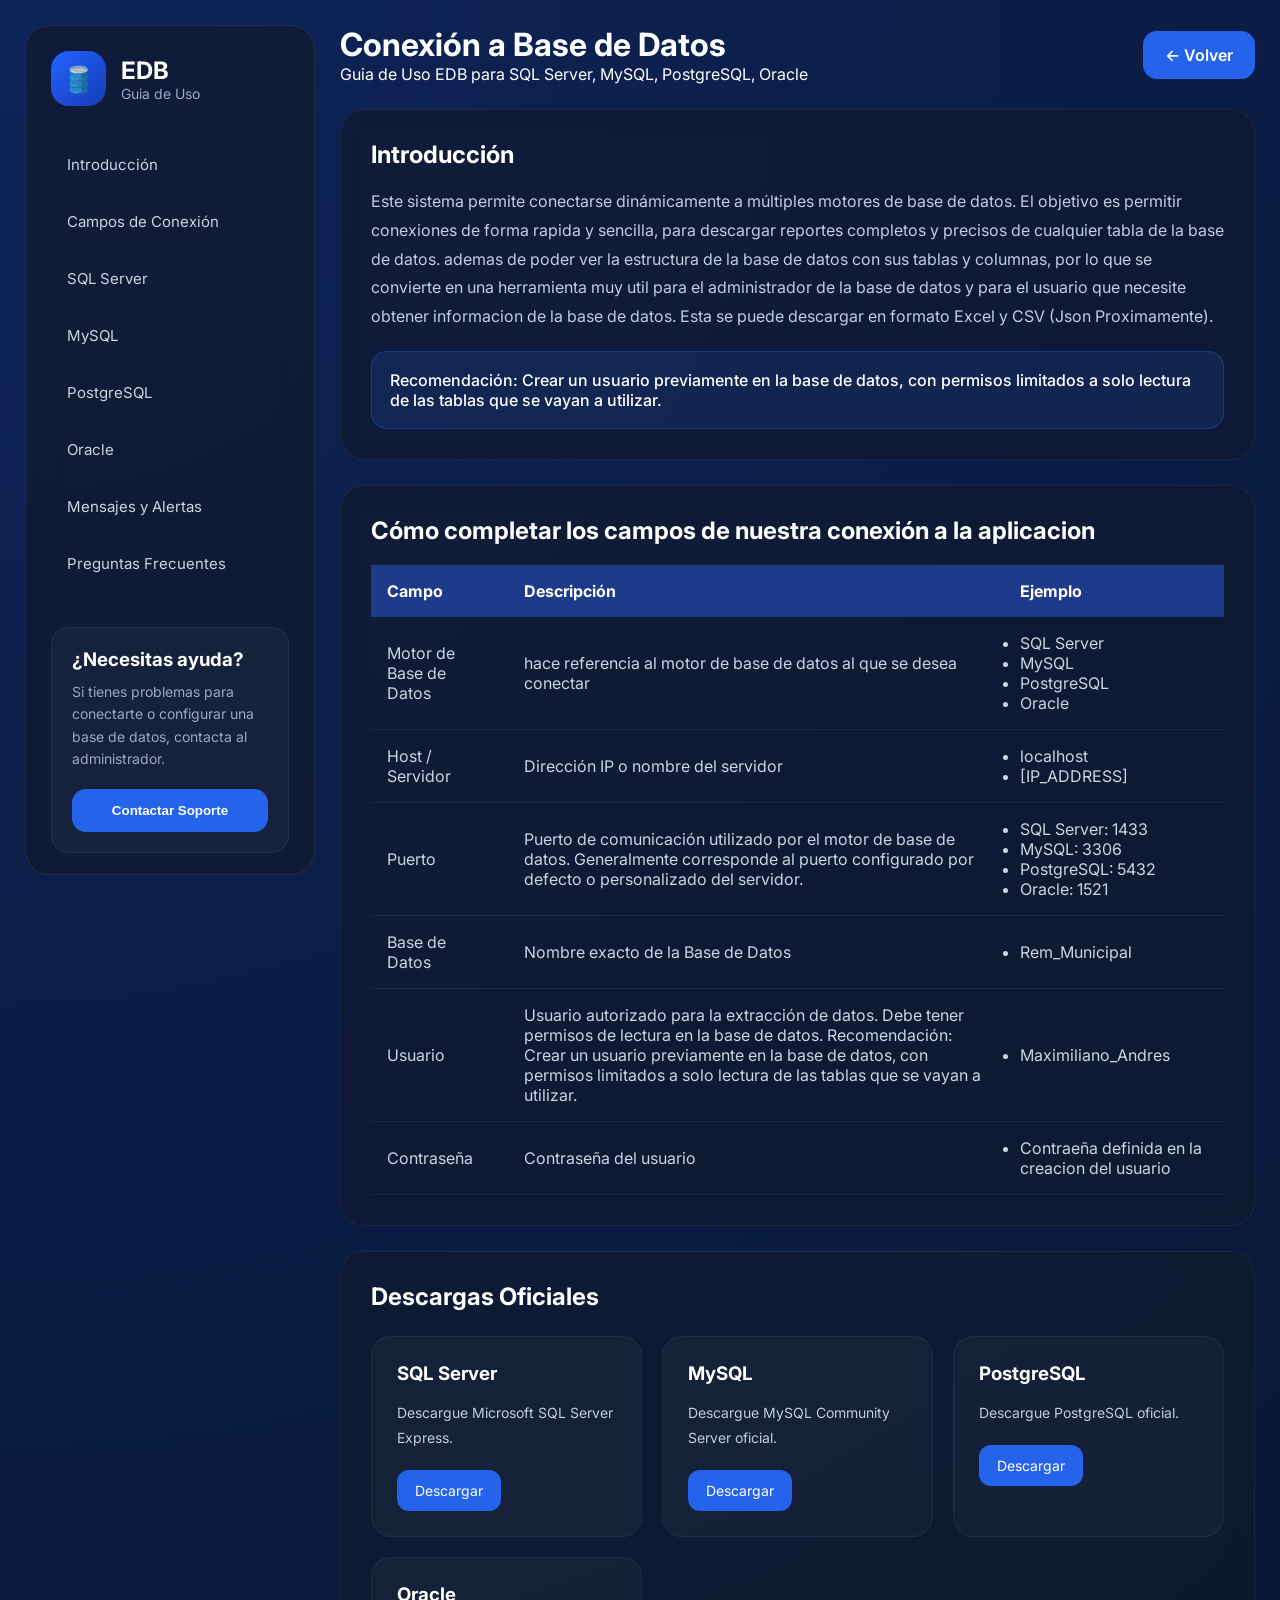
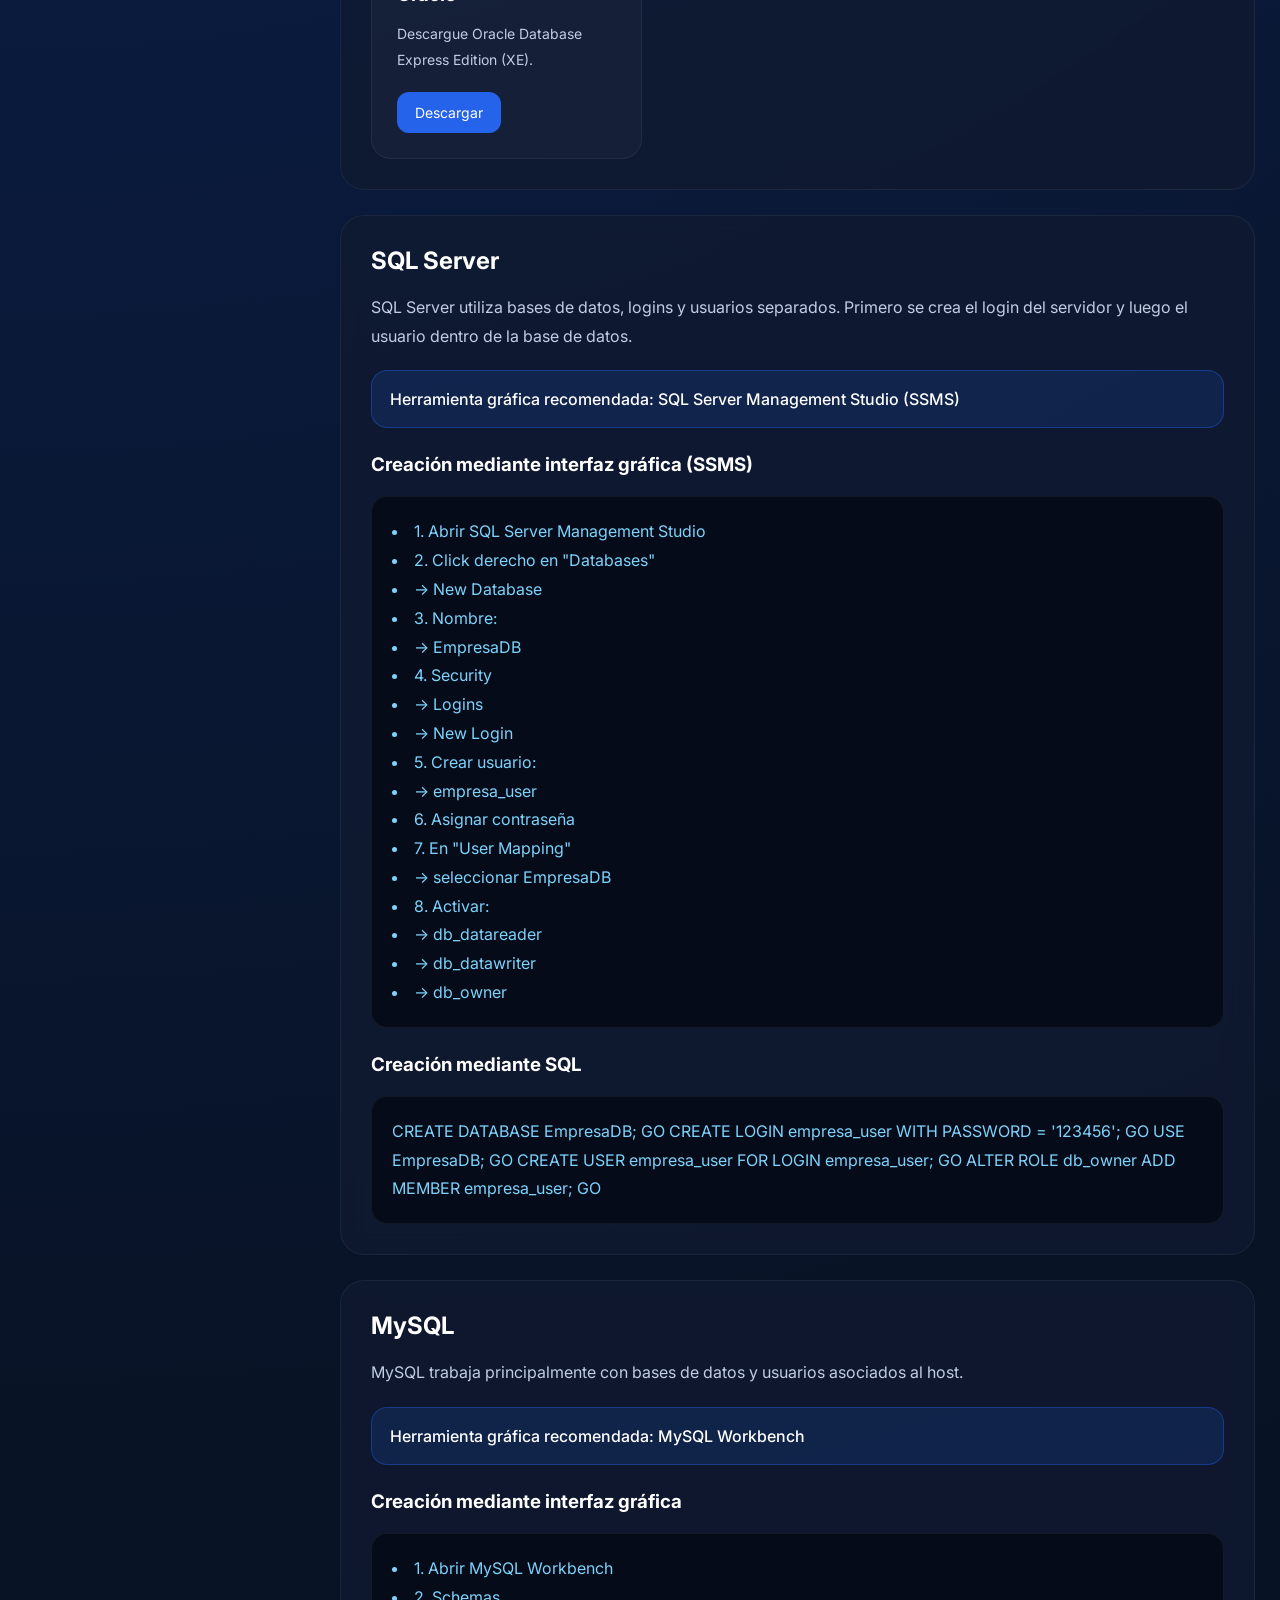
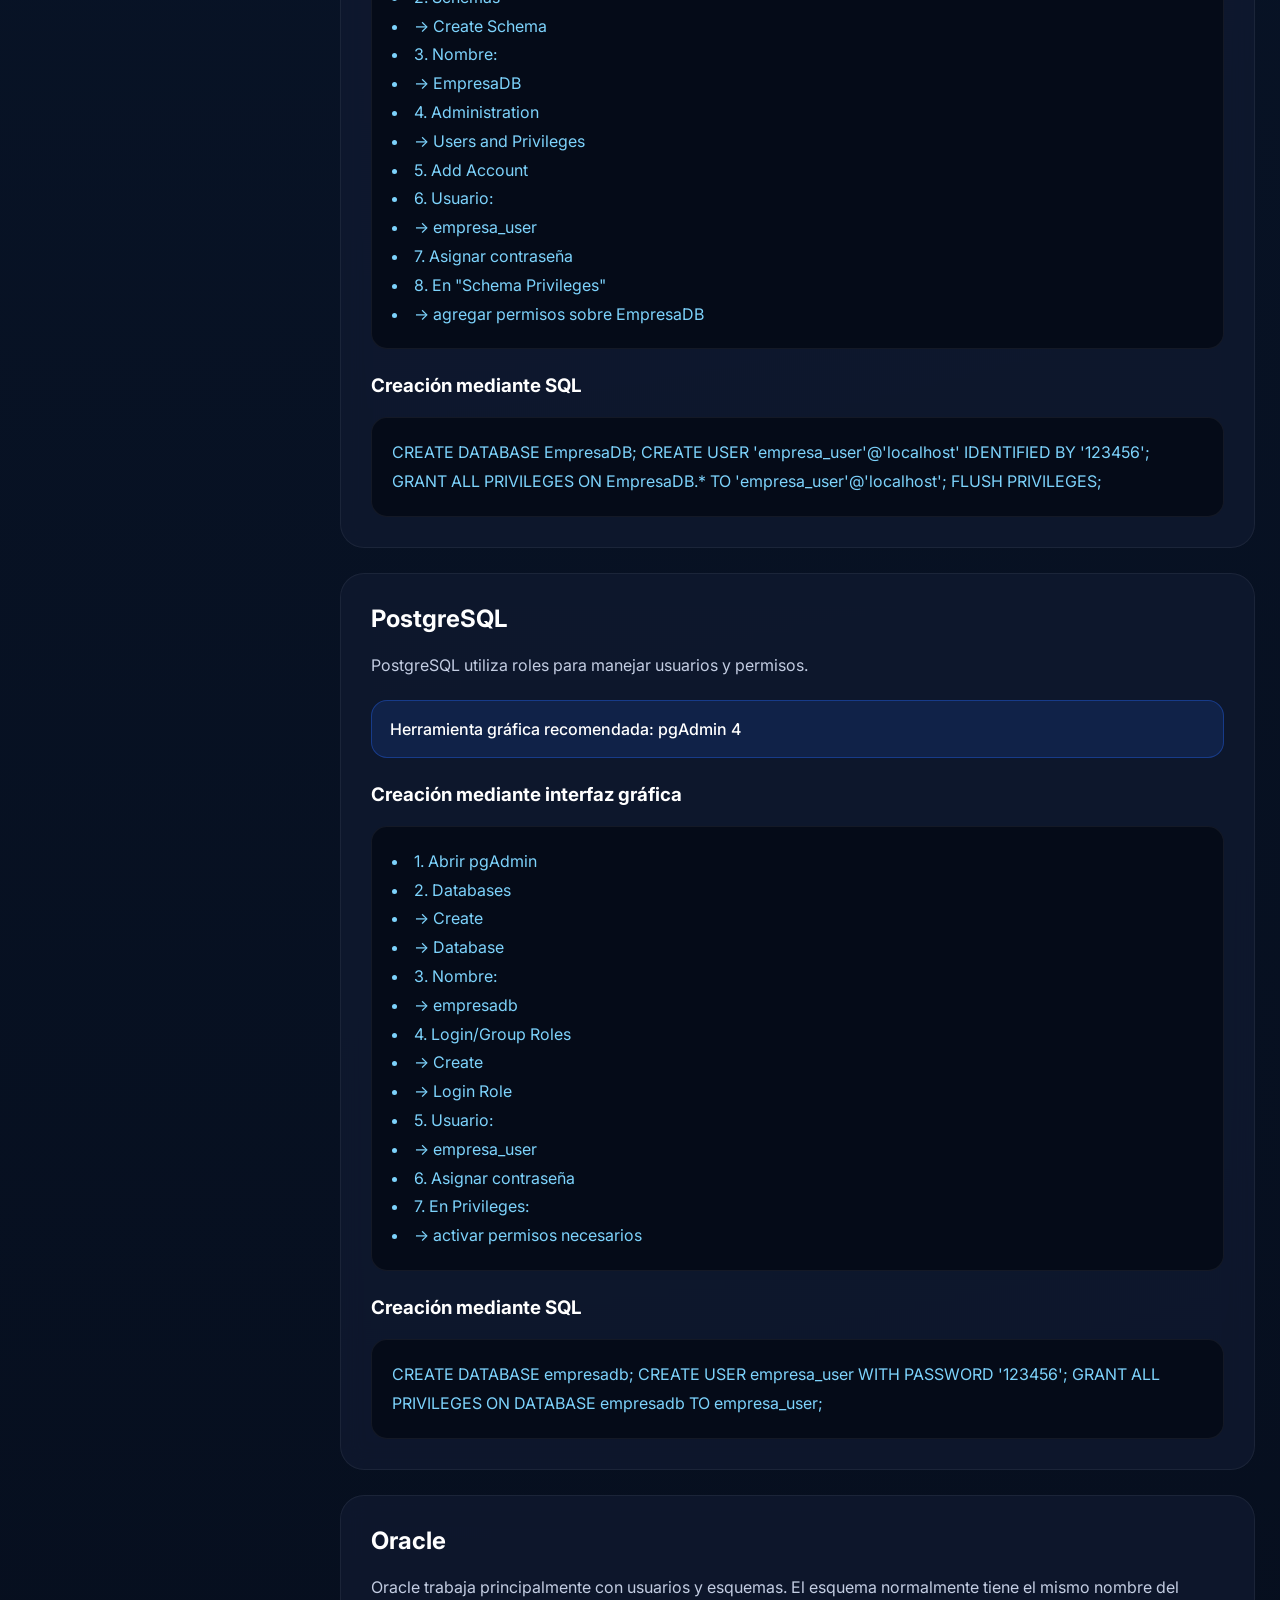
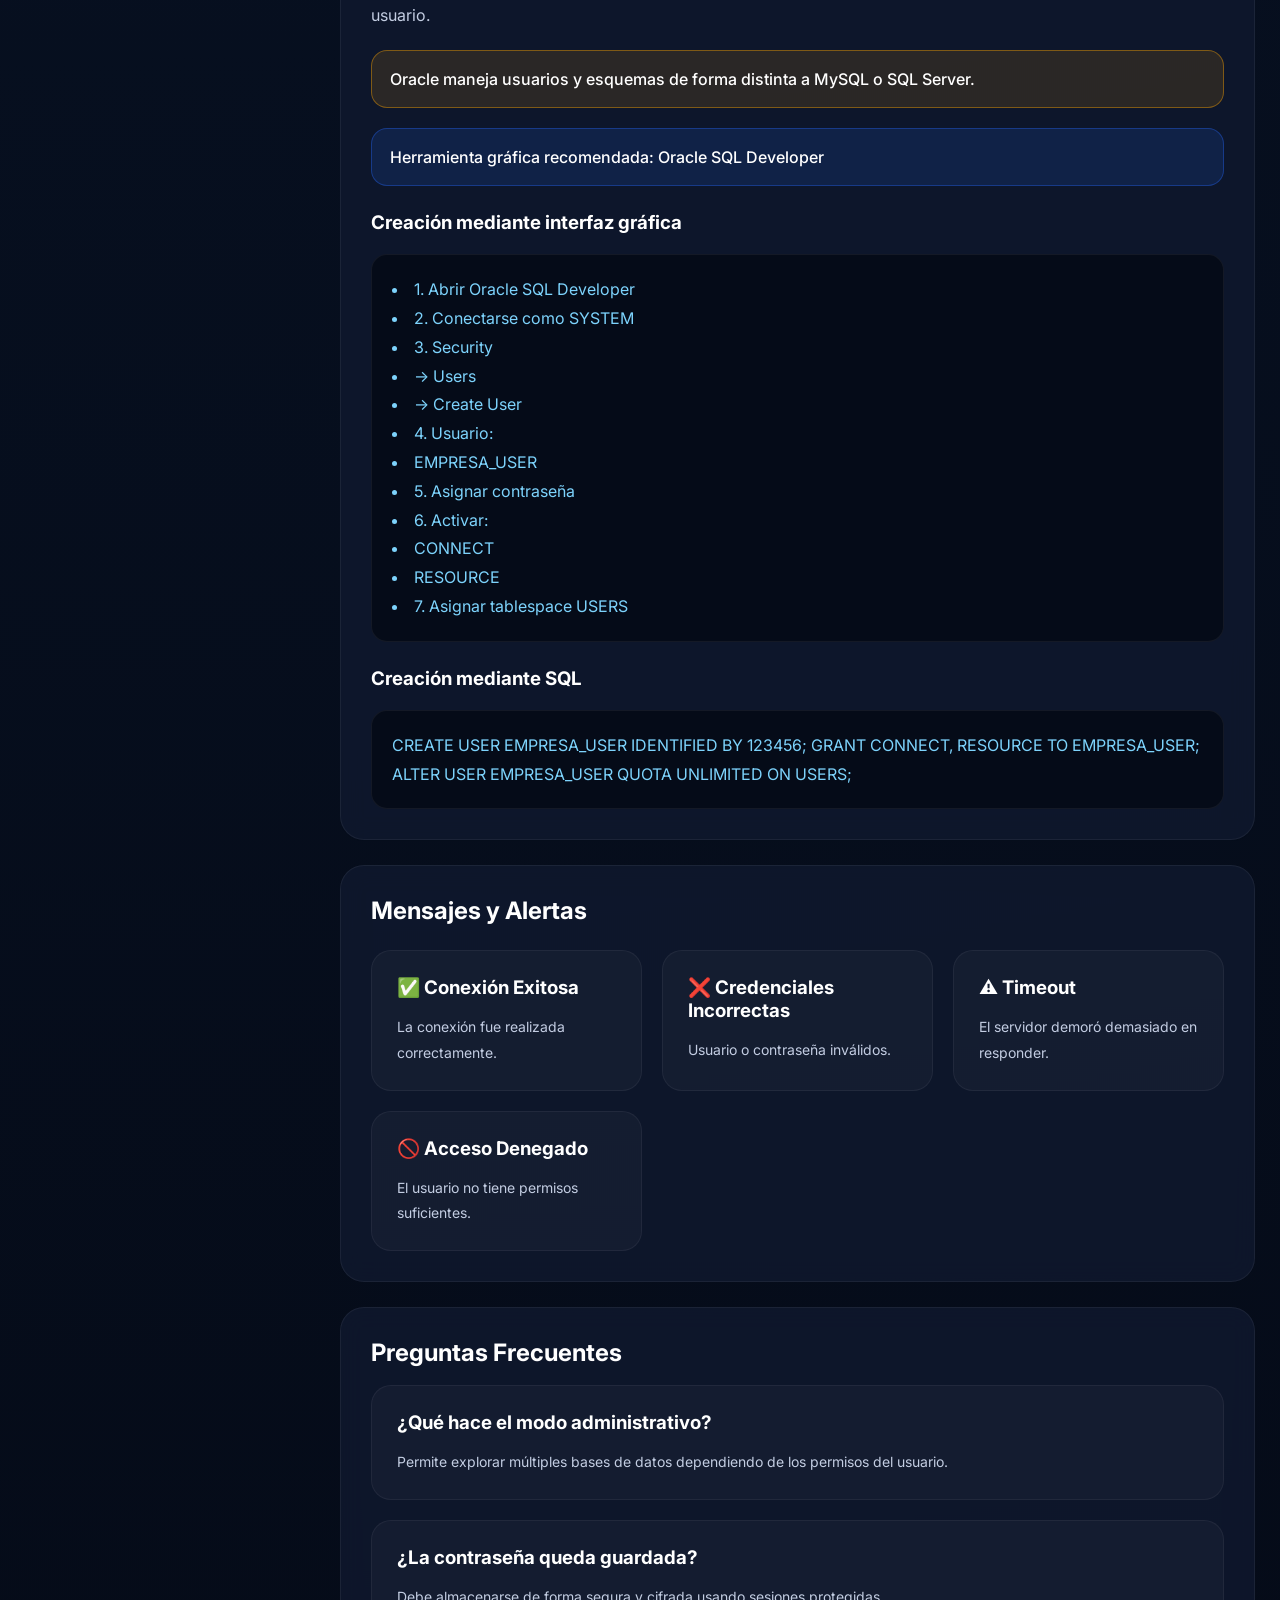
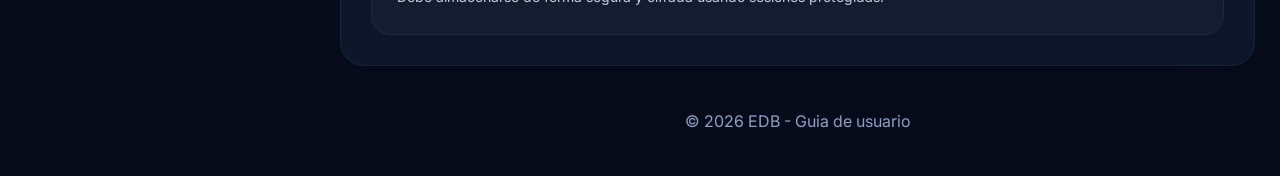
<file: src/main/resources/static/manual.html>
<!DOCTYPE html>
<html lang="es">
<head>
<meta charset="UTF-8" />
<meta name="viewport" content="width=device-width, initial-scale=1.0"/>

<title>Manual de Ayuda - Conexión DB</title>

<link rel="preconnect" href="https://fonts.googleapis.com">
<link href="https://fonts.googleapis.com/css2?family=Inter:wght@300;400;500;600;700&display=swap" rel="stylesheet">

<style>

*{
    margin:0;
    padding:0;
    box-sizing:border-box;
}

body{
    font-family:'Inter',sans-serif;
    background:
        radial-gradient(circle at top left,#0d2459 0%,#081326 45%,#050b18 100%);
    color:#fff;
    min-height:100vh;
}

.container{
    display:flex;
    gap:25px;
    padding:25px;
}

/* SIDEBAR */

.sidebar{
    width:290px;
    background:rgba(17,26,48,.78);
    border:1px solid rgba(255,255,255,.08);
    border-radius:24px;
    padding:25px;
    backdrop-filter:blur(15px);
    height:calc(100vh - 50px);
    position:sticky;
    top:25px;
}

.logo{
    display:flex;
    align-items:center;
    gap:15px;
    margin-bottom:35px;
}

.logo-icon{
    width:55px;
    height:55px;
    border-radius:18px;
    background:linear-gradient(135deg,#2463ff,#153cb7);
    display:flex;
    align-items:center;
    justify-content:center;
    font-size:25px;
}

.logo h2{
    font-size:24px;
}

.logo p{
    color:#9ca8c7;
    font-size:14px;
}

.menu{
    display:flex;
    flex-direction:column;
    gap:10px;
}

.menu a{
    text-decoration:none;
    color:#cbd5e1;
    padding:14px 16px;
    border-radius:14px;
    transition:.3s;
    font-size:15px;
}

.menu a:hover{
    background:#1d4ed8;
    color:#fff;
}

.support-box{
    margin-top:40px;
    padding:20px;
    border-radius:18px;
    background:rgba(255,255,255,.03);
    border:1px solid rgba(255,255,255,.06);
}

.support-box h3{
    margin-bottom:10px;
}

.support-box p{
    color:#9ca8c7;
    line-height:1.6;
    font-size:14px;
}

.support-btn{
    margin-top:18px;
    width:100%;
    padding:14px;
    border:none;
    border-radius:14px;
    background:#2563eb;
    color:#fff;
    font-weight:600;
    cursor:pointer;
}

/* CONTENT */

.content{
    flex:1;
}

.header{
    display:flex;
    justify-content:space-between;
    align-items:center;
    margin-bottom:25px;
}

.download-btn{
    background:#2563eb;
    border:none;
    color:#fff;
    padding:14px 22px;
    border-radius:14px;
    cursor:pointer;
    font-weight:600;
    text-decoration:none;
    display:inline-block;
    transition: background 0.2s;
}

.download-btn:hover {
    background:#1d4ed8;
}

.card{
    background:rgba(17,26,48,.75);
    border:1px solid rgba(255,255,255,.06);
    border-radius:24px;
    padding:30px;
    margin-bottom:25px;
    backdrop-filter:blur(12px);
}

.card h1,
.card h2{
    margin-bottom:18px;
}

.card p{
    color:#c3cde2;
    line-height:1.8;
}

/* GRID */

.grid{
    display:grid;
    grid-template-columns:repeat(auto-fit,minmax(250px,1fr));
    gap:20px;
    margin-top:25px;
}

.small-card{
    background:rgba(255,255,255,.03);
    border:1px solid rgba(255,255,255,.05);
    border-radius:20px;
    padding:25px;
}

.small-card h3{
    margin-bottom:15px;
}

.small-card p{
    font-size:14px;
}

.download-link{
    margin-top:20px;
    display:inline-block;
    background:#2563eb;
    color:white;
    text-decoration:none;
    padding:12px 18px;
    border-radius:12px;
    font-size:14px;
}

/* CODE */

.code{
    background:#050b18;
    border:1px solid rgba(255,255,255,.06);
    padding:20px;
    border-radius:16px;
    overflow:auto;
    margin-top:20px;
    color:#7dd3fc;
    line-height:1.8;
}

/* TABLE */

.table{
    width:100%;
    border-collapse:collapse;
    margin-top:20px;
}

.table th{
    background:#1e3a8a;
    padding:16px;
    text-align:left;
}

.table td{
    padding:16px;
    border-bottom:1px solid rgba(255,255,255,.06);
    color:#cbd5e1;
}

/* ALERT */

.alert{
    padding:18px;
    border-radius:16px;
    margin-top:20px;
    font-weight:500;
}

.alert.info{
    background:rgba(37,99,235,.15);
    border:1px solid rgba(37,99,235,.4);
}

.alert.warning{
    background:rgba(255,166,0,.12);
    border:1px solid rgba(255,166,0,.4);
}

.footer{
    text-align:center;
    padding:20px;
    color:#8ca0c8;
}

</style>
</head>

<body>

<div class="container">

    <!-- SIDEBAR -->

    <aside class="sidebar">

        <div class="logo">
            <div class="logo-icon">🛢️</div>

            <div>
                <h2>EDB</h2>
                <p>Guia de Uso</p>
            </div>
        </div>

        <nav class="menu">
            <a href="#intro">Introducción</a>
            <a href="#campos">Campos de Conexión</a>
            <a href="#sqlserver">SQL Server</a>
            <a href="#mysql">MySQL</a>
            <a href="#postgres">PostgreSQL</a>
            <a href="#oracle">Oracle</a>
            <a href="#errores">Mensajes y Alertas</a>
            <a href="#faq">Preguntas Frecuentes</a>
        </nav>

        <div class="support-box">
            <h3>¿Necesitas ayuda?</h3>

            <p>
                Si tienes problemas para conectarte o configurar
                una base de datos, contacta al administrador.
            </p>

            <button class="support-btn">
                Contactar Soporte
            </button>
        </div>

    </aside>

    <!-- CONTENT -->

    <main class="content">

        <div class="header">

            <div>
                <h1>Conexión a Base de Datos</h1>
                <p>Guia de Uso EDB para SQL Server, MySQL, PostgreSQL, Oracle</p>
            </div>

            <a href="/" class="download-btn">
                <- Volver
            </a>

        </div>

        <!-- INTRO -->

        <section class="card" id="intro">

            <h1>Introducción</h1>

            <p>
                Este sistema permite conectarse dinámicamente
                a múltiples motores de base de datos.
                El objetivo es permitir conexiones de forma rapida y sencilla, para descargar reportes completos y precisos de cualquier tabla de la base de datos.
                ademas de poder ver la estructura de la base de datos con sus tablas y columnas, por lo que se convierte en una herramienta muy util para el administrador de la base de datos y para el usuario que necesite obtener informacion de la base de datos.
                Esta se puede descargar en formato Excel y CSV (Json Proximamente).
            </p>

            <div class="alert info">
                Recomendación: Crear un usuario previamente en la base de datos, con permisos limitados a solo lectura de las tablas que se vayan a utilizar.
            </div>

        </section>

        <!-- CAMPOS -->

        <section class="card" id="campos">

            <h2>Cómo completar los campos de nuestra conexión a la aplicacion</h2>

            <table class="table">

                <thead>
                    <tr>
                        <th>Campo</th>
                        <th>Descripción</th>
                        <th>Ejemplo</th>
                    </tr>
                </thead>

                <tbody>

                    <tr>
                        <td>Motor de Base de Datos</td>
                        <td>hace referencia al motor de base de datos al que se desea conectar</td>
                        <td> <ul> <li>SQL Server</li> <li> MySQL</li> <li> PostgreSQL</li> <li> Oracle</li> </ul> </td>
                    </tr>

                    <tr>
                        <td>Host / Servidor</td>
                        <td>Dirección IP o nombre del servidor</td>
                        <td> <ul> <li>localhost</li> <li> [IP_ADDRESS]</li> </ul> </td>
                    </tr>

                    <tr>
                        <td>Puerto</td>
                        <td>Puerto de comunicación utilizado por el motor de base de datos.
                            Generalmente corresponde al puerto configurado por defecto o personalizado del servidor.
                    </td>
                        <td><ul>
                                <li>SQL Server: 1433</li>
                                <li>MySQL: 3306</li>
                                <li>PostgreSQL: 5432</li>
                            <li>Oracle: 1521</li>
                        </ul></td>
                    </tr>

                    <tr>
                        <td>Base de Datos</td>
                        <td>Nombre exacto de la Base de Datos</td>
                        <td> <ul> <li>Rem_Municipal</li> </ul> </td>
                    </tr>

                    <tr>
                        <td>Usuario</td>
                        <td>Usuario autorizado para la extracción de datos. Debe tener permisos de lectura en la base de datos.
                            Recomendación: Crear un usuario previamente en la base de datos, con permisos limitados a solo lectura de las tablas que se vayan a utilizar.
                        </td>
                        <td> <ul> <li>Maximiliano_Andres</li> </ul> </td>
                    </tr>

                    <tr>
                        <td>Contraseña</td>
                        <td>Contraseña del usuario</td>
                        <td> <ul> <li>Contraeña definida en la creacion del usuario</li> </ul> </td>
                    </tr>

                </tbody>

            </table>

        </section>

        <!-- DOWNLOADS -->

        <section class="card">

    <h2>Descargas Oficiales</h2>

    <div class="grid">

        <!-- SQL SERVER -->

        <div class="small-card">
            <h3>SQL Server</h3>

            <p>
                Descargue Microsoft SQL Server Express.
            </p>

            <a class="download-link"
               href="https://www.microsoft.com/en-us/sql-server/sql-server-downloads"
               target="_blank">
               Descargar
            </a>
        </div>

        <!-- MYSQL -->

        <div class="small-card">
            <h3>MySQL</h3>

            <p>
                Descargue MySQL Community Server oficial.
            </p>

            <a class="download-link"
               href="https://dev.mysql.com/downloads/mysql/"
               target="_blank">
               Descargar
            </a>
        </div>

        <!-- POSTGRESQL -->

        <div class="small-card">
            <h3>PostgreSQL</h3>

            <p>
                Descargue PostgreSQL oficial.
            </p>

            <a class="download-link"
               href="https://www.postgresql.org/download/"
               target="_blank">
               Descargar
            </a>
        </div>

        <!-- ORACLE -->

        <div class="small-card">
            <h3>Oracle</h3>

            <p>
                Descargue Oracle Database Express Edition (XE).
            </p>

            <a class="download-link"
               href="https://www.oracle.com/database/technologies/xe-downloads.html"
               target="_blank">
               Descargar
            </a>
        </div>

    </div>

</section>

        <!-- SQL SERVER -->

<section class="card" id="sqlserver">

    <h2>SQL Server</h2>

    <p>
        SQL Server utiliza bases de datos, logins y usuarios separados.
        Primero se crea el login del servidor y luego el usuario dentro de la base de datos.
    </p>

    <div class="alert info">
        Herramienta gráfica recomendada:
        SQL Server Management Studio (SSMS)
    </div>

    <h3 style="margin-top:25px;">Creación mediante interfaz gráfica (SSMS)</h3>

    <div class="code">
<li>1. Abrir SQL Server Management Studio</li>

<li>2. Click derecho en "Databases"</li>
   <li>→ New Database</li>

<li>3. Nombre:</li>
   <li>→ EmpresaDB</li>

<li>4. Security</li>
   <li>→ Logins</li>
   <li>→ New Login</li>

<li>5. Crear usuario:</li>
   <li>→ empresa_user</li>

<li>6. Asignar contraseña</li>

<li>7. En "User Mapping"</li>
   <li>→ seleccionar EmpresaDB</li>

<li>8. Activar:</li>
   <li>→ db_datareader</li>
   <li>→ db_datawriter</li>
   <li>→ db_owner</li>
    </div>

    <h3 style="margin-top:25px;">Creación mediante SQL</h3>

    <div class="code">
CREATE DATABASE EmpresaDB;
GO

CREATE LOGIN empresa_user
WITH PASSWORD = '123456';
GO

USE EmpresaDB;
GO

CREATE USER empresa_user
FOR LOGIN empresa_user;
GO

ALTER ROLE db_owner
ADD MEMBER empresa_user;
GO
    </div>

</section>

<!-- MYSQL -->

<section class="card" id="mysql">

    <h2>MySQL</h2>

    <p>
        MySQL trabaja principalmente con bases de datos y usuarios asociados al host.
    </p>

    <div class="alert info">
        Herramienta gráfica recomendada:
        MySQL Workbench
    </div>

    <h3 style="margin-top:25px;">Creación mediante interfaz gráfica</h3>

    <div class="code">
<li>1. Abrir MySQL Workbench</li>

<li>2. Schemas</li>
   <li>→ Create Schema</li>

<li>3. Nombre:</li>
   <li>→ EmpresaDB</li>

<li>4. Administration</li>
   <li>→ Users and Privileges</li>

<li>5. Add Account</li>

<li>6. Usuario:</li>
   <li>→ empresa_user</li>

<li>7. Asignar contraseña</li>

<li>8. En "Schema Privileges"</li>
   <li>→ agregar permisos sobre EmpresaDB</li>
    </div>

    <h3 style="margin-top:25px;">Creación mediante SQL</h3>

    <div class="code">
CREATE DATABASE EmpresaDB;

CREATE USER 'empresa_user'@'localhost'
IDENTIFIED BY '123456';

GRANT ALL PRIVILEGES
ON EmpresaDB.*
TO 'empresa_user'@'localhost';

FLUSH PRIVILEGES;
    </div>

</section>

<!-- POSTGRESQL -->

<section class="card" id="postgres">

    <h2>PostgreSQL</h2>

    <p>
        PostgreSQL utiliza roles para manejar usuarios y permisos.
    </p>

    <div class="alert info">
        Herramienta gráfica recomendada:
        pgAdmin 4
    </div>

    <h3 style="margin-top:25px;">Creación mediante interfaz gráfica</h3>

    <div class="code">
<li>1. Abrir pgAdmin</li>

<li>2. Databases</li>
   <li>→ Create</li>
   <li>→ Database</li>

<li>3. Nombre:</li>
   <li>→ empresadb</li>

<li>4. Login/Group Roles</li>
   <li>→ Create</li>
   <li>→ Login Role</li>

<li>5. Usuario:</li>
   <li>→ empresa_user</li>

<li>6. Asignar contraseña</li>

<li>7. En Privileges:</li>
   <li>→ activar permisos necesarios</li>
    </div>

    <h3 style="margin-top:25px;">Creación mediante SQL</h3>

    <div class="code">
CREATE DATABASE empresadb;

CREATE USER empresa_user
WITH PASSWORD '123456';

GRANT ALL PRIVILEGES
ON DATABASE empresadb
TO empresa_user;
    </div>

</section>

<!-- ORACLE -->

<section class="card" id="oracle">

    <h2>Oracle</h2>

    <p>
        Oracle trabaja principalmente con usuarios y esquemas.
        El esquema normalmente tiene el mismo nombre del usuario.
    </p>

    <div class="alert warning">
        Oracle maneja usuarios y esquemas de forma distinta
        a MySQL o SQL Server.
    </div>

    <div class="alert info">
        Herramienta gráfica recomendada:
        Oracle SQL Developer
    </div>

    <h3 style="margin-top:25px;">Creación mediante interfaz gráfica</h3>

    <div class="code">
<li>1. Abrir Oracle SQL Developer</li>

<li>2. Conectarse como SYSTEM</li>

<li>3. Security</li>
   <li>→ Users</li>
   <li>→ Create User</li>

<li>4. Usuario:</li>
   <li>EMPRESA_USER</li>

<li>5. Asignar contraseña</li>

<li>6. Activar:</li>
   <li>CONNECT</li>
   <li>RESOURCE</li>

<li>7. Asignar tablespace USERS</li>
    </div>

    <h3 style="margin-top:25px;">Creación mediante SQL</h3>

    <div class="code">
CREATE USER EMPRESA_USER
IDENTIFIED BY 123456;

GRANT CONNECT, RESOURCE
TO EMPRESA_USER;

ALTER USER EMPRESA_USER
QUOTA UNLIMITED ON USERS;
    </div>

</section>

        <!-- ALERTAS -->

        <section class="card" id="errores">

            <h2>Mensajes y Alertas</h2>

            <div class="grid">

                <div class="small-card">
                    <h3>✅ Conexión Exitosa</h3>
                    <p>La conexión fue realizada correctamente.</p>
                </div>

                <div class="small-card">
                    <h3>❌ Credenciales Incorrectas</h3>
                    <p>Usuario o contraseña inválidos.</p>
                </div>

                <div class="small-card">
                    <h3>⚠ Timeout</h3>
                    <p>El servidor demoró demasiado en responder.</p>
                </div>

                <div class="small-card">
                    <h3>🚫 Acceso Denegado</h3>
                    <p>El usuario no tiene permisos suficientes.</p>
                </div>

            </div>

        </section>

        <!-- FAQ -->

        <section class="card" id="faq">

            <h2>Preguntas Frecuentes</h2>

            <div class="small-card">

                <h3>¿Qué hace el modo administrativo?</h3>

                <p>
                    Permite explorar múltiples bases de datos
                    dependiendo de los permisos del usuario.
                </p>

            </div>

            <br>

            <div class="small-card">

                <h3>¿La contraseña queda guardada?</h3>

                <p>
                    Debe almacenarse de forma segura y cifrada
                    usando sesiones protegidas.
                </p>

            </div>

        </section>

        <div class="footer">
            © 2026 EDB - Guia de usuario
        </div>

    </main>

</div>

</body>
</html>
</file>
